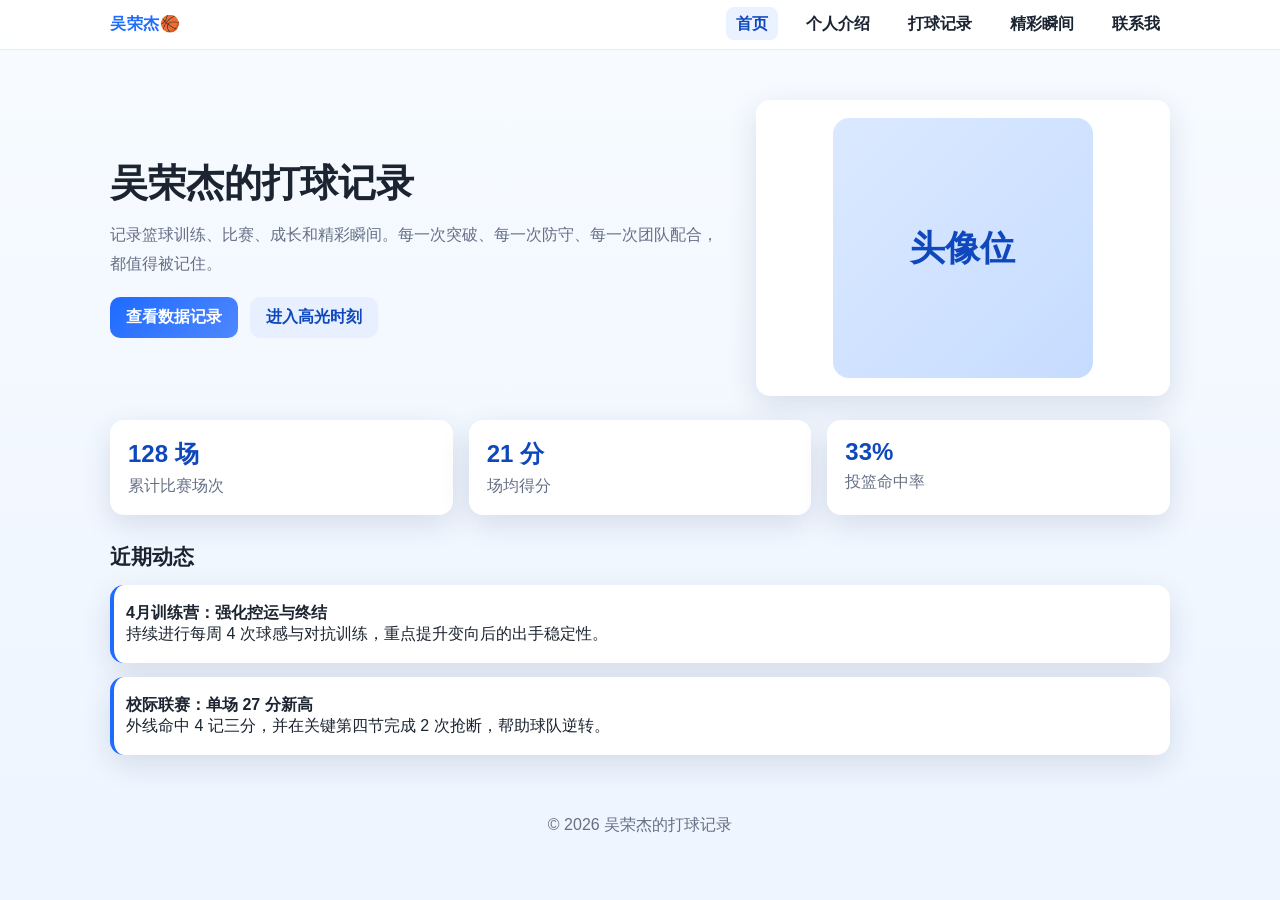
<file: index.html>
<!DOCTYPE html>
<html lang="zh-CN">
<head>
  <meta charset="UTF-8" />
  <meta name="viewport" content="width=device-width, initial-scale=1.0" />
  <title>吴荣杰的打球记录 - 首页</title>
  <link rel="stylesheet" href="styles.css" />
</head>
<body>
  <header class="navbar">
    <div class="nav-container">
      <a class="logo" href="index.html">吴荣杰🏀</a>
      <button class="nav-toggle" aria-label="菜单">☰</button>
      <ul class="nav-links">
        <li><a href="index.html">首页</a></li>
        <li><a href="about.html">个人介绍</a></li>
        <li><a href="record.html">打球记录</a></li>
        <li><a href="moments.html">精彩瞬间</a></li>
        <li><a href="contact.html">联系我</a></li>
      </ul>
    </div>
  </header>

  <main>
    <section class="hero">
      <div class="fade-in">
        <h1 class="title">吴荣杰的打球记录</h1>
        <p class="subtitle">记录篮球训练、比赛、成长和精彩瞬间。每一次突破、每一次防守、每一次团队配合，都值得被记住。</p>
        <div class="button-row">
          <a class="btn btn-primary" href="record.html">查看数据记录</a>
          <a class="btn btn-secondary" href="moments.html">进入高光时刻</a>
        </div>
      </div>
      <div class="card fade-in">
        <div class="avatar">头像位</div>
      </div>
    </section>

    <section class="grid-3">
      <article class="card stat-card fade-in">
        <h3 data-target="128" data-suffix=" 场">0 场</h3>
        <p>累计比赛场次</p>
      </article>
      <article class="card stat-card fade-in">
        <h3 data-target="21" data-suffix=" 分">0 分</h3>
        <p>场均得分</p>
      </article>
      <article class="card stat-card fade-in">
        <h3 data-target="46" data-suffix="%">0%</h3>
        <p>投篮命中率</p>
      </article>
    </section>

    <h2 class="section-title">近期动态</h2>
    <section class="timeline">
      <article class="card timeline-item fade-in">
        <h4>4月训练营：强化控运与终结</h4>
        <p>持续进行每周 4 次球感与对抗训练，重点提升变向后的出手稳定性。</p>
      </article>
      <article class="card timeline-item fade-in">
        <h4>校际联赛：单场 27 分新高</h4>
        <p>外线命中 4 记三分，并在关键第四节完成 2 次抢断，帮助球队逆转。</p>
      </article>
    </section>
  </main>

  <footer class="footer">© 2026 吴荣杰的打球记录</footer>
  <script src="script.js"></script>
</body>
</html>
</file>
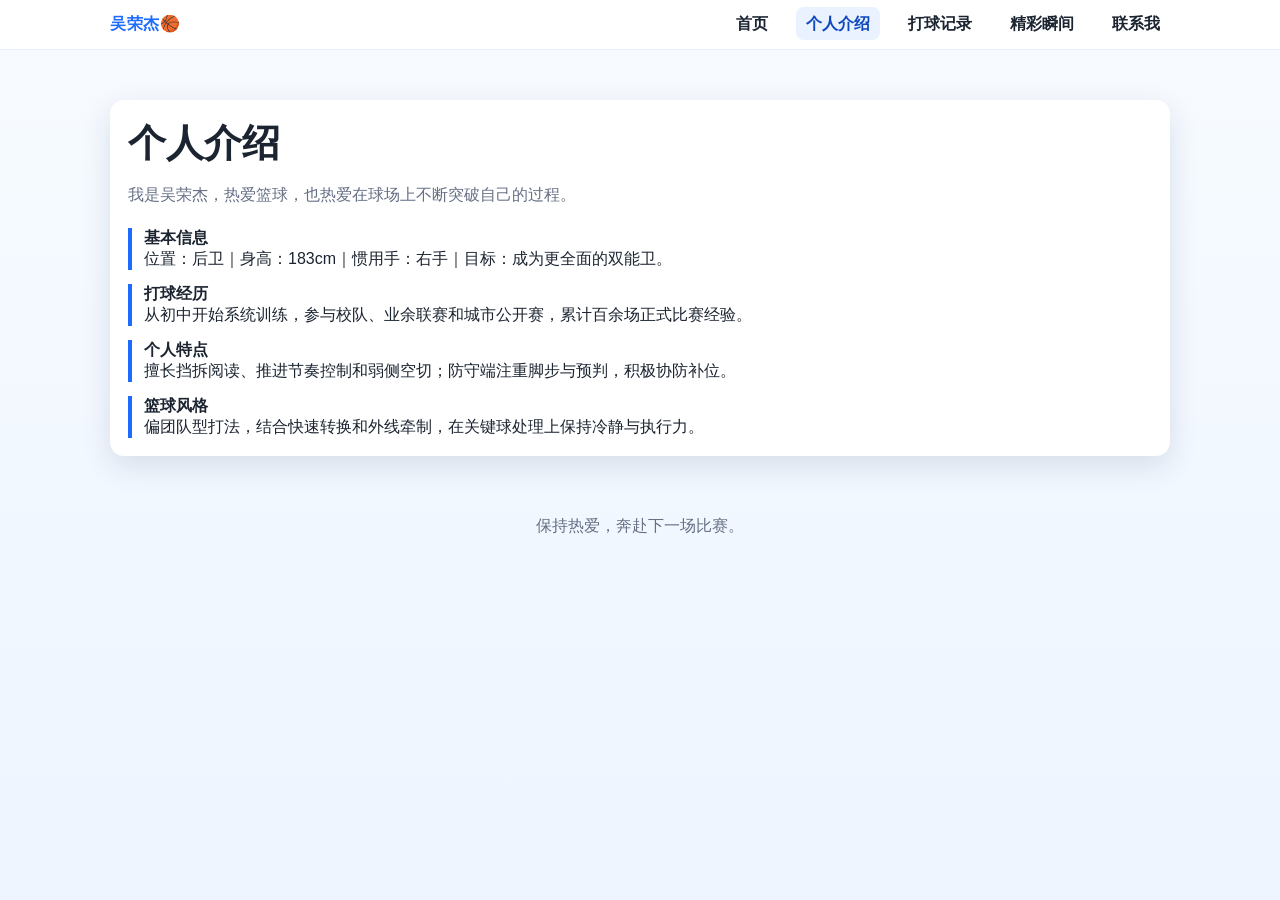
<file: about.html>
<!DOCTYPE html>
<html lang="zh-CN">
<head>
  <meta charset="UTF-8" />
  <meta name="viewport" content="width=device-width, initial-scale=1.0" />
  <title>吴荣杰的打球记录 - 个人介绍</title>
  <link rel="stylesheet" href="styles.css" />
</head>
<body>
  <header class="navbar">
    <div class="nav-container">
      <a class="logo" href="index.html">吴荣杰🏀</a>
      <button class="nav-toggle" aria-label="菜单">☰</button>
      <ul class="nav-links">
        <li><a href="index.html">首页</a></li>
        <li><a href="about.html">个人介绍</a></li>
        <li><a href="record.html">打球记录</a></li>
        <li><a href="moments.html">精彩瞬间</a></li>
        <li><a href="contact.html">联系我</a></li>
      </ul>
    </div>
  </header>

  <main>
    <section class="card fade-in">
      <h1 class="title">个人介绍</h1>
      <p class="subtitle">我是吴荣杰，热爱篮球，也热爱在球场上不断突破自己的过程。</p>
      <div class="timeline">
        <article class="timeline-item">
          <h4>基本信息</h4>
          <p>位置：后卫｜身高：183cm｜惯用手：右手｜目标：成为更全面的双能卫。</p>
        </article>
        <article class="timeline-item">
          <h4>打球经历</h4>
          <p>从初中开始系统训练，参与校队、业余联赛和城市公开赛，累计百余场正式比赛经验。</p>
        </article>
        <article class="timeline-item">
          <h4>个人特点</h4>
          <p>擅长挡拆阅读、推进节奏控制和弱侧空切；防守端注重脚步与预判，积极协防补位。</p>
        </article>
        <article class="timeline-item">
          <h4>篮球风格</h4>
          <p>偏团队型打法，结合快速转换和外线牵制，在关键球处理上保持冷静与执行力。</p>
        </article>
      </div>
    </section>
  </main>

  <footer class="footer">保持热爱，奔赴下一场比赛。</footer>
  <script src="script.js"></script>
</body>
</html>
</file>
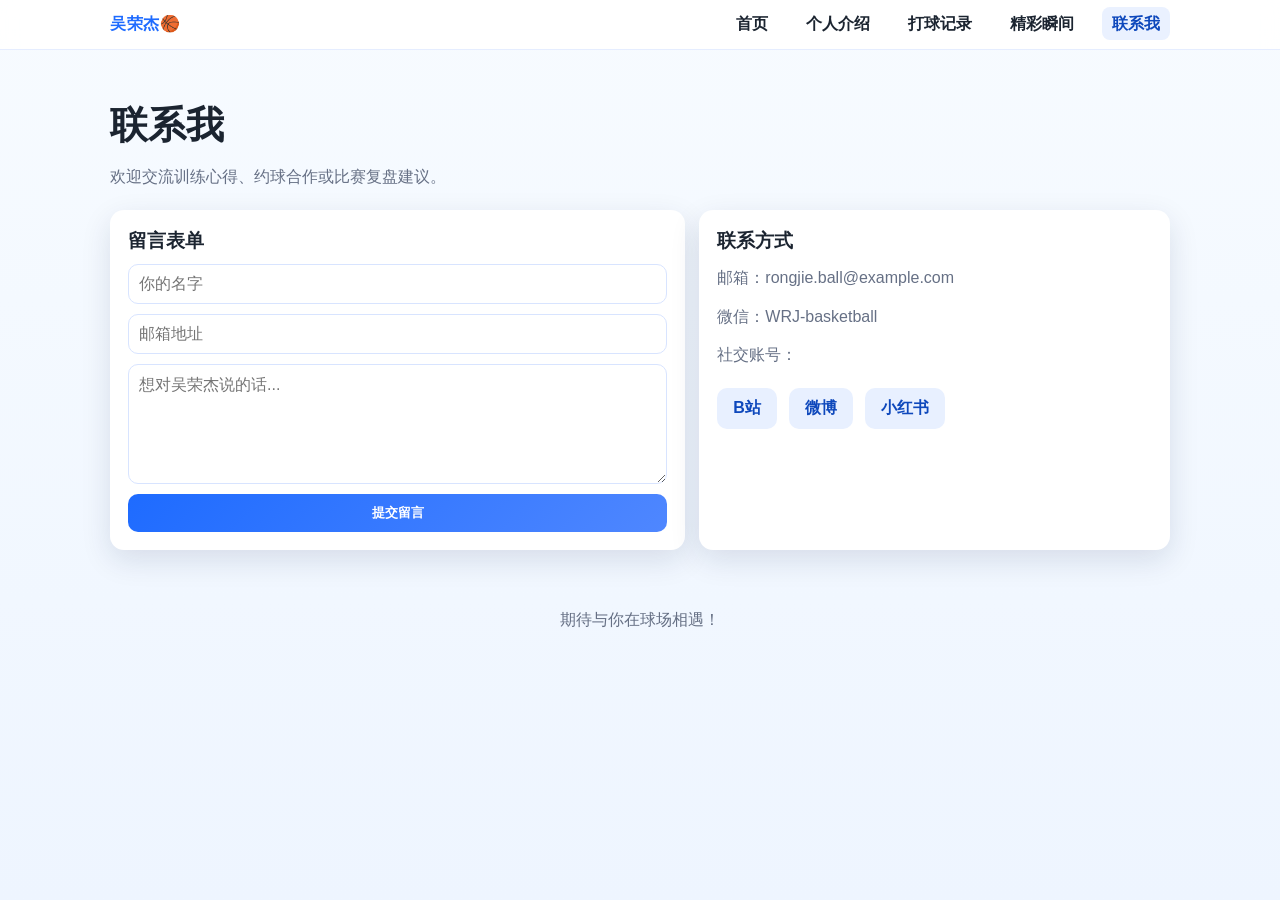
<file: contact.html>
<!DOCTYPE html>
<html lang="zh-CN">
<head>
  <meta charset="UTF-8" />
  <meta name="viewport" content="width=device-width, initial-scale=1.0" />
  <title>吴荣杰的打球记录 - 联系</title>
  <link rel="stylesheet" href="styles.css" />
</head>
<body>
  <header class="navbar">
    <div class="nav-container">
      <a class="logo" href="index.html">吴荣杰🏀</a>
      <button class="nav-toggle" aria-label="菜单">☰</button>
      <ul class="nav-links">
        <li><a href="index.html">首页</a></li>
        <li><a href="about.html">个人介绍</a></li>
        <li><a href="record.html">打球记录</a></li>
        <li><a href="moments.html">精彩瞬间</a></li>
        <li><a href="contact.html">联系我</a></li>
      </ul>
    </div>
  </header>

  <main>
    <h1 class="title fade-in">联系我</h1>
    <p class="subtitle fade-in">欢迎交流训练心得、约球合作或比赛复盘建议。</p>

    <section class="contact-grid contact-two">
      <article class="card fade-in">
        <h3 style="margin-bottom: 10px;">留言表单</h3>
        <form id="message-form">
          <input type="text" placeholder="你的名字" required />
          <input type="email" placeholder="邮箱地址" required />
          <textarea placeholder="想对吴荣杰说的话..." required></textarea>
          <button class="btn btn-primary" type="submit">提交留言</button>
        </form>
      </article>

      <article class="card fade-in">
        <h3 style="margin-bottom: 10px;">联系方式</h3>
        <p class="subtitle" style="margin-bottom: 10px;">邮箱：rongjie.ball@example.com</p>
        <p class="subtitle" style="margin-bottom: 10px;">微信：WRJ-basketball</p>
        <p class="subtitle">社交账号：</p>
        <div class="button-row" style="margin-top: 10px;">
          <a class="btn btn-secondary" href="#">B站</a>
          <a class="btn btn-secondary" href="#">微博</a>
          <a class="btn btn-secondary" href="#">小红书</a>
        </div>
      </article>
    </section>
  </main>

  <footer class="footer">期待与你在球场相遇！</footer>
  <script src="script.js"></script>
</body>
</html>
</file>
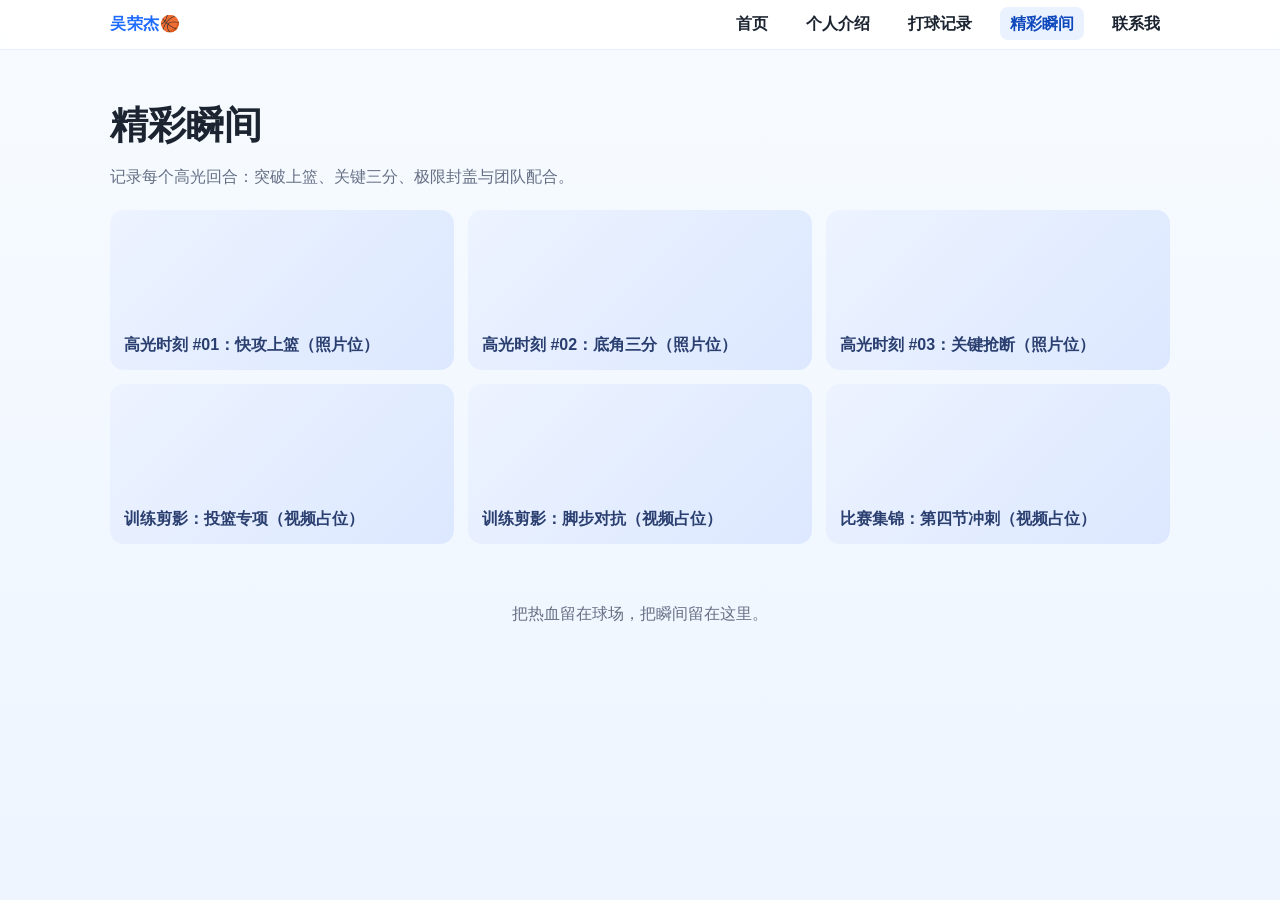
<file: moments.html>
<!DOCTYPE html>
<html lang="zh-CN">
<head>
  <meta charset="UTF-8" />
  <meta name="viewport" content="width=device-width, initial-scale=1.0" />
  <title>吴荣杰的打球记录 - 精彩瞬间</title>
  <link rel="stylesheet" href="styles.css" />
</head>
<body>
  <header class="navbar">
    <div class="nav-container">
      <a class="logo" href="index.html">吴荣杰🏀</a>
      <button class="nav-toggle" aria-label="菜单">☰</button>
      <ul class="nav-links">
        <li><a href="index.html">首页</a></li>
        <li><a href="about.html">个人介绍</a></li>
        <li><a href="record.html">打球记录</a></li>
        <li><a href="moments.html">精彩瞬间</a></li>
        <li><a href="contact.html">联系我</a></li>
      </ul>
    </div>
  </header>

  <main>
    <h1 class="title fade-in">精彩瞬间</h1>
    <p class="subtitle fade-in">记录每个高光回合：突破上篮、关键三分、极限封盖与团队配合。</p>

    <section class="moment-grid">
      <article class="media-box fade-in">高光时刻 #01：快攻上篮（照片位）</article>
      <article class="media-box fade-in">高光时刻 #02：底角三分（照片位）</article>
      <article class="media-box fade-in">高光时刻 #03：关键抢断（照片位）</article>
      <article class="media-box fade-in">训练剪影：投篮专项（视频占位）</article>
      <article class="media-box fade-in">训练剪影：脚步对抗（视频占位）</article>
      <article class="media-box fade-in">比赛集锦：第四节冲刺（视频占位）</article>
    </section>
  </main>

  <footer class="footer">把热血留在球场，把瞬间留在这里。</footer>
  <script src="script.js"></script>
</body>
</html>
</file>
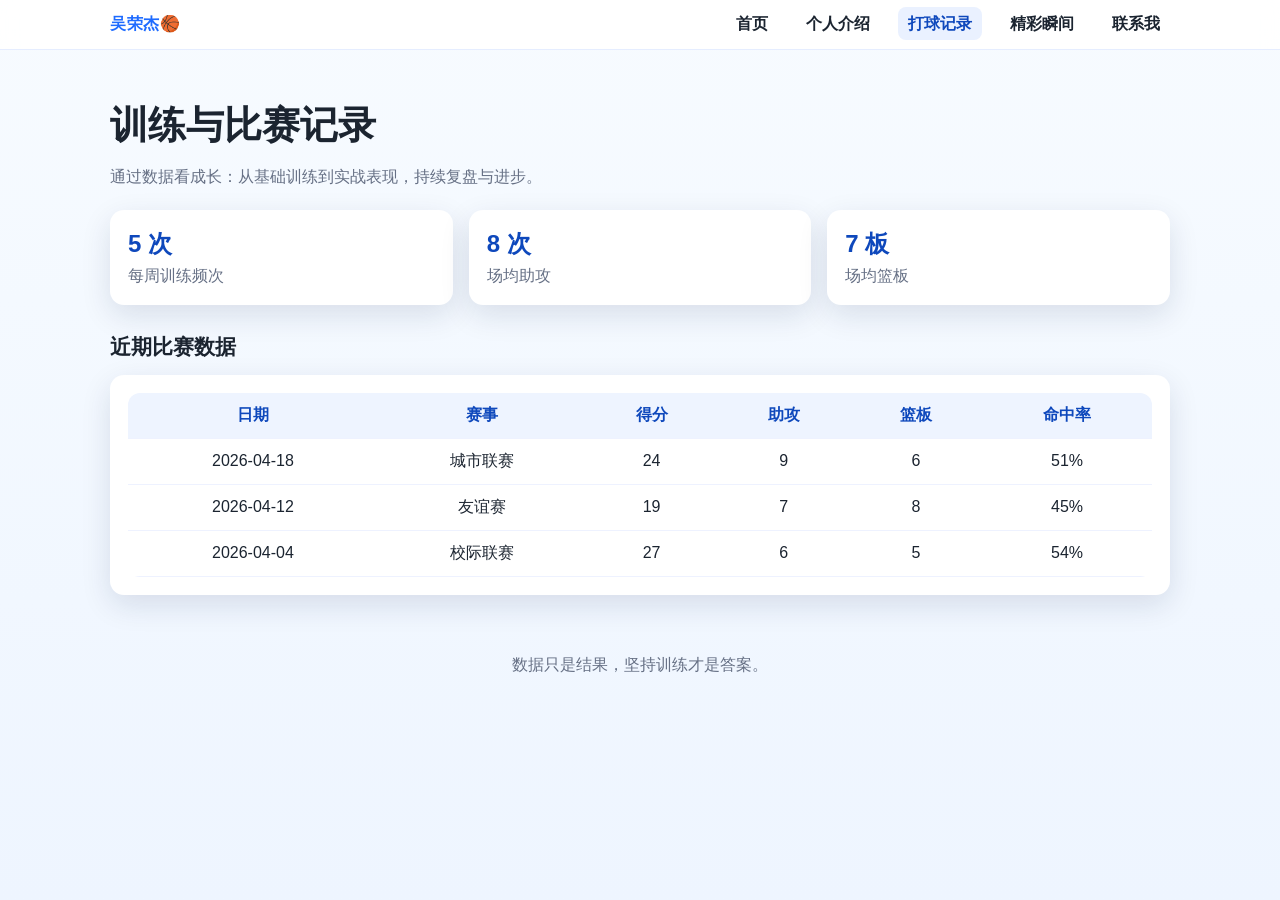
<file: record.html>
<!DOCTYPE html>
<html lang="zh-CN">
<head>
  <meta charset="UTF-8" />
  <meta name="viewport" content="width=device-width, initial-scale=1.0" />
  <title>吴荣杰的打球记录 - 打球记录</title>
  <link rel="stylesheet" href="styles.css" />
</head>
<body>
  <header class="navbar">
    <div class="nav-container">
      <a class="logo" href="index.html">吴荣杰🏀</a>
      <button class="nav-toggle" aria-label="菜单">☰</button>
      <ul class="nav-links">
        <li><a href="index.html">首页</a></li>
        <li><a href="about.html">个人介绍</a></li>
        <li><a href="record.html">打球记录</a></li>
        <li><a href="moments.html">精彩瞬间</a></li>
        <li><a href="contact.html">联系我</a></li>
      </ul>
    </div>
  </header>

  <main>
    <h1 class="title fade-in">训练与比赛记录</h1>
    <p class="subtitle fade-in">通过数据看成长：从基础训练到实战表现，持续复盘与进步。</p>

    <section class="grid-3">
      <article class="card stat-card fade-in">
        <h3 data-target="5" data-suffix=" 次">0 次</h3>
        <p>每周训练频次</p>
      </article>
      <article class="card stat-card fade-in">
        <h3 data-target="8" data-suffix=" 次">0 次</h3>
        <p>场均助攻</p>
      </article>
      <article class="card stat-card fade-in">
        <h3 data-target="7" data-suffix=" 板">0 板</h3>
        <p>场均篮板</p>
      </article>
    </section>

    <h2 class="section-title">近期比赛数据</h2>
    <section class="card table-wrap fade-in">
      <table>
        <thead>
          <tr>
            <th>日期</th>
            <th>赛事</th>
            <th>得分</th>
            <th>助攻</th>
            <th>篮板</th>
            <th>命中率</th>
          </tr>
        </thead>
        <tbody>
          <tr>
            <td>2026-04-18</td>
            <td>城市联赛</td>
            <td>24</td>
            <td>9</td>
            <td>6</td>
            <td>51%</td>
          </tr>
          <tr>
            <td>2026-04-12</td>
            <td>友谊赛</td>
            <td>19</td>
            <td>7</td>
            <td>8</td>
            <td>45%</td>
          </tr>
          <tr>
            <td>2026-04-04</td>
            <td>校际联赛</td>
            <td>27</td>
            <td>6</td>
            <td>5</td>
            <td>54%</td>
          </tr>
        </tbody>
      </table>
    </section>
  </main>

  <footer class="footer">数据只是结果，坚持训练才是答案。</footer>
  <script src="script.js"></script>
</body>
</html>
</file>
<file: styles.css>
:root {
  --bg: #f4f8ff;
  --surface: #ffffff;
  --primary: #1e6bff;
  --primary-dark: #0e48bc;
  --accent: #ff8a00;
  --text: #1b2430;
  --muted: #667085;
  --success: #0ea371;
  --shadow: 0 10px 30px rgba(19, 36, 70, 0.12);
  --radius: 14px;
}

* {
  margin: 0;
  padding: 0;
  box-sizing: border-box;
}

html, body {
  font-family: "Microsoft YaHei", "PingFang SC", "Helvetica Neue", Arial, sans-serif;
  color: var(--text);
  background: linear-gradient(180deg, #f7fbff 0%, #eef5ff 100%);
}

body {
  min-height: 100vh;
}

.navbar {
  position: fixed;
  top: 0;
  width: 100%;
  z-index: 1000;
  backdrop-filter: blur(8px);
  background: rgba(255, 255, 255, 0.9);
  border-bottom: 1px solid #e5edff;
}

.nav-container {
  max-width: 1100px;
  margin: 0 auto;
  display: flex;
  align-items: center;
  justify-content: space-between;
  padding: 14px 20px;
}

.logo {
  font-weight: 700;
  color: var(--primary);
  letter-spacing: 0.5px;
  text-decoration: none;
}

.nav-toggle {
  display: none;
  background: none;
  border: none;
  font-size: 22px;
  cursor: pointer;
}

.nav-links {
  display: flex;
  list-style: none;
  gap: 18px;
}

.nav-links a {
  text-decoration: none;
  color: var(--text);
  font-weight: 600;
  padding: 8px 10px;
  border-radius: 8px;
  transition: 0.25s ease;
}

.nav-links a:hover,
.nav-links a.active {
  background: #eaf1ff;
  color: var(--primary-dark);
}

main {
  max-width: 1100px;
  margin: 0 auto;
  padding: 100px 20px 40px;
}

.hero {
  display: grid;
  grid-template-columns: 1.2fr 0.8fr;
  gap: 24px;
  align-items: center;
  margin-bottom: 24px;
}

.title {
  font-size: clamp(1.8rem, 3vw, 2.7rem);
  margin-bottom: 12px;
}

.subtitle {
  color: var(--muted);
  line-height: 1.8;
  margin-bottom: 18px;
}

.button-row {
  display: flex;
  flex-wrap: wrap;
  gap: 12px;
}

.btn {
  border: none;
  border-radius: 10px;
  padding: 10px 16px;
  text-decoration: none;
  font-weight: 700;
  cursor: pointer;
  transition: transform 0.2s ease, box-shadow 0.2s ease;
}

.btn-primary {
  color: #fff;
  background: linear-gradient(135deg, var(--primary), #4f87ff);
}

.btn-secondary {
  color: var(--primary-dark);
  background: #e8f0ff;
}

.btn:hover {
  transform: translateY(-2px);
  box-shadow: var(--shadow);
}

.card {
  background: var(--surface);
  border-radius: var(--radius);
  box-shadow: var(--shadow);
  padding: 18px;
}

.avatar {
  width: 100%;
  max-width: 260px;
  aspect-ratio: 1;
  border-radius: 16px;
  margin: 0 auto;
  background: linear-gradient(135deg, #dbe9ff, #c6dcff);
  display: grid;
  place-items: center;
  color: var(--primary-dark);
  font-size: 2.2rem;
  font-weight: 700;
}

.grid-3 {
  margin-top: 18px;
  display: grid;
  gap: 16px;
  grid-template-columns: repeat(3, minmax(0, 1fr));
}

.stat-card h3 {
  font-size: 1.5rem;
  color: var(--primary-dark);
}

.stat-card p {
  color: var(--muted);
  margin-top: 6px;
}

.section-title {
  margin: 28px 0 14px;
  font-size: 1.3rem;
}

.timeline,
.moment-grid,
.contact-grid {
  display: grid;
  gap: 14px;
}

.contact-two {
  grid-template-columns: 1.1fr 0.9fr;
}

.timeline-item {
  border-left: 4px solid var(--primary);
  padding-left: 12px;
}

.table-wrap {
  overflow-x: auto;
}

table {
  width: 100%;
  border-collapse: collapse;
  background: #fff;
  border-radius: 12px;
  overflow: hidden;
}

th, td {
  padding: 12px;
  border-bottom: 1px solid #eef2ff;
  text-align: center;
}

th {
  background: #eef4ff;
  color: var(--primary-dark);
}

.moment-grid {
  grid-template-columns: repeat(3, minmax(0, 1fr));
}

.media-box {
  background: linear-gradient(135deg, #edf3ff, #dce8ff);
  border-radius: 14px;
  min-height: 160px;
  padding: 14px;
  display: flex;
  align-items: flex-end;
  font-weight: 700;
  color: #2a3f70;
  transition: 0.2s ease;
}

.media-box:hover {
  transform: scale(1.02);
}

form {
  display: grid;
  gap: 10px;
}

input, textarea {
  width: 100%;
  border: 1px solid #d8e4ff;
  border-radius: 10px;
  padding: 10px;
  font: inherit;
}

textarea {
  min-height: 120px;
  resize: vertical;
}

.footer {
  text-align: center;
  color: var(--muted);
  padding: 20px;
}

.fade-in {
  opacity: 0;
  transform: translateY(12px);
  animation: fadeInUp 0.7s ease forwards;
}

@keyframes fadeInUp {
  to {
    opacity: 1;
    transform: translateY(0);
  }
}

@media (max-width: 860px) {
  .hero,
  .moment-grid,
  .grid-3,
  .contact-two {
    grid-template-columns: 1fr;
  }

  .nav-toggle {
    display: block;
  }

  .nav-links {
    position: absolute;
    right: 20px;
    top: 58px;
    background: #fff;
    border: 1px solid #e8eeff;
    border-radius: 12px;
    box-shadow: var(--shadow);
    padding: 10px;
    flex-direction: column;
    min-width: 150px;
    display: none;
  }

  .nav-links.open {
    display: flex;
  }
}
</file>
